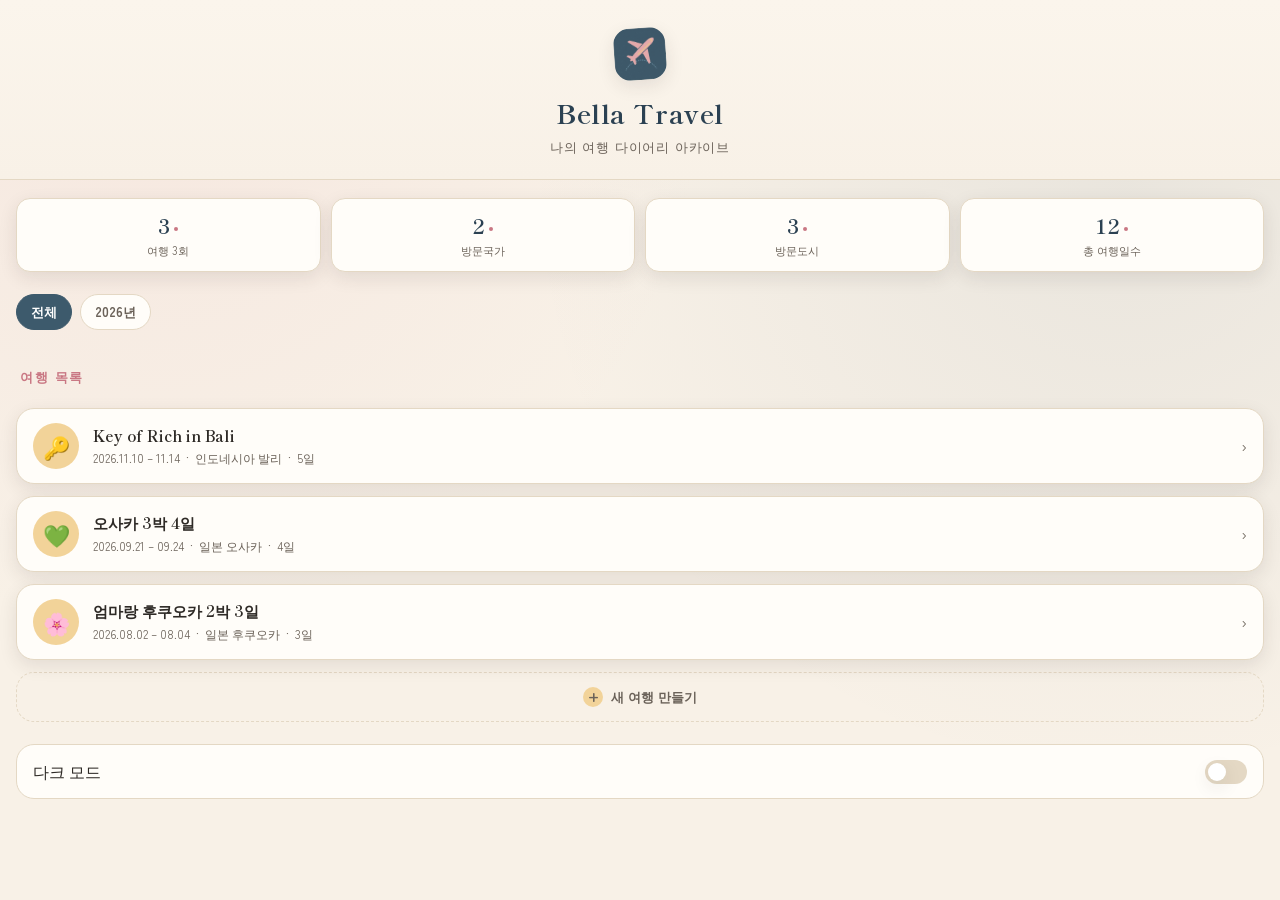
<file: index.html>
<!DOCTYPE html>
<html lang="ko">
<head>
<meta charset="UTF-8">
<meta name="viewport" content="width=device-width, initial-scale=1, viewport-fit=cover">
<title>Bella Travel</title>
<meta name="theme-color" id="themeColorMeta" content="#3D5A6C">
<link rel="manifest" href="manifest.json">
<link rel="apple-touch-icon" href="icon-192.png">
<meta name="apple-mobile-web-app-capable" content="yes">
<meta name="apple-mobile-web-app-status-bar-style" content="default">
<meta name="apple-mobile-web-app-title" content="Bella Travel">
<script>
(function () {
  try {
    if (localStorage.getItem("bella-travel-theme") === "dark") {
      document.documentElement.setAttribute("data-theme", "dark");
    }
  } catch (e) {}
})();
</script>
<link rel="preconnect" href="https://fonts.googleapis.com">
<link rel="preconnect" href="https://fonts.gstatic.com" crossorigin>
<link href="https://fonts.googleapis.com/css2?family=Shippori+Mincho:wght@500;700&family=Zen+Maru+Gothic:wght@400;500;700&display=swap" rel="stylesheet">
<link rel="stylesheet" href="style.css">
</head>
<body>

<header class="hero">
  <div class="hero-mark" aria-hidden="true"><img src="icon-512.png" alt=""></div>
  <h1>Bella Travel</h1>
  <p class="tagline">나의 여행 다이어리 아카이브</p>
</header>

<section class="stats-strip" id="statsStrip"></section>

<nav class="year-filter" id="yearFilter"></nav>

<p class="trip-section-title" id="listTitle">여행 목록</p>
<div class="trip-list" id="tripList"></div>

<a class="add-trip-btn" href="./scaffold.html">
  <span class="add-trip-icon" aria-hidden="true">+</span>
  <span>새 여행 만들기</span>
</a>

<div class="settings-row">
  <span>다크 모드</span>
  <label class="switch">
    <input type="checkbox" id="darkModeToggle">
    <span class="switch-track" aria-hidden="true"></span>
  </label>
</div>

<!-- 통계 카드 4종(여행횟수/방문국가/방문도시/총여행일수) 공용 모달.
     내용만 갈아끼우는 방식이라 항상 같은 UX/디자인으로 통일됩니다. -->
<div class="modal-overlay" id="statModalBackdrop" hidden>
  <div class="modal-box" role="dialog" aria-modal="true" aria-labelledby="statModalTitle">
    <button class="modal-close" id="statModalClose" type="button" aria-label="닫기">✕</button>
    <h2 class="modal-title" id="statModalTitle"></h2>
    <div class="modal-content" id="statModalContent"></div>
  </div>
</div>

<script src="trips-registry.js"></script>
<script src="shared-core/theme.js"></script>
<script src="shared-core/popup.js"></script>
<script src="app.js"></script>
</body>
</html>
</file>
<file: style.css>
[hidden] { display: none !important; }

:root {
  --paper: #F8F1E7;
  --paper-raised: #FFFDF9;
  --ink: #2E2A26;
  --ink-soft: #6B6259;
  --indigo: #3D5A6C;
  --indigo-deep: #2B4152;
  --pink: #E2949E;
  --pink-deep: #C97783;
  --moss: #8A9A6E;
  --tape: #F2D399;
  --line: #E4D8C4;
  --shadow: 0 6px 18px rgba(46, 42, 38, 0.10);
  --radius-card: 18px;
  --safe-bottom: env(safe-area-inset-bottom, 0px);
  --safe-top: env(safe-area-inset-top, 0px);
  --header-gradient-start: #FBF5EC;
  color-scheme: light;
}

:root[data-theme="dark"] {
  --paper: #1E1B18;
  --paper-raised: #29241F;
  --ink: #EFE8DE;
  --ink-soft: #A79C8E;
  --indigo: #7DA3B8;
  --indigo-deep: #9CC3D6;
  --pink: #D98C97;
  --pink-deep: #E7A3AC;
  --moss: #9CAE7E;
  --tape: #C9A360;
  --line: #3A342D;
  --shadow: 0 6px 18px rgba(0, 0, 0, 0.35);
  --header-gradient-start: var(--paper);
  color-scheme: dark;
}

html, body { transition: background-color 0.2s ease, color 0.2s ease; }
* { box-sizing: border-box; }

html, body {
  margin: 0;
  padding: 0;
  background: var(--paper);
  color: var(--ink);
  font-family: 'Zen Maru Gothic', 'Apple SD Gothic Neo', sans-serif;
  -webkit-tap-highlight-color: transparent;
  overscroll-behavior-y: contain;
}

body {
  background-image:
    radial-gradient(circle at 12% 8%, rgba(226,148,158,0.10) 0, transparent 40%),
    radial-gradient(circle at 88% 20%, rgba(61,90,108,0.08) 0, transparent 45%);
  min-height: 100vh;
  padding-bottom: calc(28px + var(--safe-bottom));
}

h1, h2, h3 { font-family: 'Shippori Mincho', serif; margin: 0; }
button { font-family: inherit; cursor: pointer; }

/* ---------- Hero ---------- */
.hero {
  padding: calc(28px + var(--safe-top)) 20px 22px;
  background: linear-gradient(180deg, var(--header-gradient-start) 0%, var(--paper) 100%);
  border-bottom: 1px solid var(--line);
  text-align: center;
}
.hero-mark {
  width: 52px;
  height: 52px;
  margin: 0 auto 14px;
  border-radius: 16px;
  overflow: hidden;
  position: relative;
  transform: rotate(-4deg);
  box-shadow: var(--shadow);
}
.hero-mark img {
  display: block;
  width: 100%;
  height: 100%;
  object-fit: cover;
}
.hero h1 {
  font-size: 26px;
  color: var(--indigo-deep);
  letter-spacing: 0.02em;
}
.hero .tagline {
  margin: 6px 0 0;
  font-size: 13px;
  color: var(--ink-soft);
  letter-spacing: 0.06em;
}

/* ---------- Stats strip ---------- */
.stats-strip {
  position: relative;
  display: grid;
  grid-template-columns: repeat(4, 1fr);
  gap: 10px;
  padding: 18px 16px 4px;
}
.stat-card {
  background: var(--paper-raised);
  border: 1px solid var(--line);
  border-radius: 14px;
  padding: 12px 6px;
  text-align: center;
  box-shadow: var(--shadow);
}
.stat-card[data-clickable] {
  cursor: pointer;
  position: relative;
}
.stat-card[data-clickable]:active { transform: scale(0.96); }
.stat-card[data-clickable] .num::after {
  content: "";
  display: inline-block;
  width: 4px;
  height: 4px;
  border-radius: 50%;
  background: var(--pink-deep);
  margin-left: 4px;
  vertical-align: middle;
}
.stat-card .num {
  font-family: 'Shippori Mincho', serif;
  font-size: 20px;
  font-weight: 700;
  color: var(--indigo-deep);
  display: block;
}
.stat-card .label {
  font-size: 11px;
  color: var(--ink-soft);
  margin-top: 2px;
  display: block;
}

/* ---------- Year filter ---------- */
.year-filter {
  display: flex;
  gap: 8px;
  padding: 18px 16px 4px;
  overflow-x: auto;
  scrollbar-width: none;
}
.year-filter::-webkit-scrollbar { display: none; }
.year-chip {
  flex-shrink: 0;
  padding: 7px 14px;
  border-radius: 999px;
  border: 1px solid var(--line);
  background: var(--paper-raised);
  color: var(--ink-soft);
  font-size: 13px;
  font-weight: 700;
}
.year-chip.active {
  background: var(--indigo);
  border-color: var(--indigo);
  color: #fff;
}

/* ---------- Trip list ---------- */
.trip-section-title {
  padding: 20px 20px 8px;
  font-size: 13px;
  font-weight: 700;
  color: var(--pink-deep);
  letter-spacing: 0.12em;
}
.trip-list {
  padding: 0 16px 8px;
  display: flex;
  flex-direction: column;
  gap: 12px;
}
.trip-card {
  display: flex;
  align-items: center;
  gap: 14px;
  background: var(--paper-raised);
  border: 1px solid var(--line);
  border-radius: var(--radius-card);
  padding: 14px 16px;
  box-shadow: var(--shadow);
  text-align: left;
  width: 100%;
}
.trip-card:active { transform: scale(0.98); }
.trip-emoji {
  width: 46px;
  height: 46px;
  flex-shrink: 0;
  border-radius: 50%;
  background: var(--tape);
  display: flex;
  align-items: center;
  justify-content: center;
  font-size: 22px;
}
.trip-info { flex: 1; min-width: 0; }
.trip-info h3 {
  font-size: 15px;
  color: var(--ink);
  margin-bottom: 3px;
}
.trip-meta {
  font-size: 12px;
  color: var(--ink-soft);
  display: flex;
  gap: 6px;
  flex-wrap: wrap;
}
.trip-arrow {
  color: var(--ink-soft);
  font-size: 16px;
  flex-shrink: 0;
}
.empty-state {
  margin: 20px 16px;
  padding: 24px;
  text-align: center;
  color: var(--ink-soft);
  font-size: 13px;
  background: var(--paper-raised);
  border: 1px dashed var(--line);
  border-radius: var(--radius-card);
}

.add-trip-btn {
  margin: 4px 16px 0;
  display: flex;
  align-items: center;
  justify-content: center;
  gap: 8px;
  padding: 14px 16px;
  background: transparent;
  color: var(--ink-soft);
  border: 1px dashed var(--line);
  border-radius: var(--radius-card);
  font-size: 13px;
  font-weight: 700;
  text-decoration: none;
}
.add-trip-btn:active { transform: scale(0.98); }
.add-trip-icon {
  width: 20px;
  height: 20px;
  border-radius: 50%;
  background: var(--tape);
  display: flex;
  align-items: center;
  justify-content: center;
  font-size: 14px;
  line-height: 1;
  flex-shrink: 0;
}

/* ---------- Settings row (dark mode) ---------- */
.settings-row {
  margin: 22px 16px 0;
  display: flex;
  align-items: center;
  justify-content: space-between;
  padding: 14px 16px;
  background: var(--paper-raised);
  border: 1px solid var(--line);
  border-radius: var(--radius-card);
}
.switch { position: relative; display: inline-block; width: 42px; height: 24px; }
.switch input { opacity: 0; width: 0; height: 0; }
.switch-track {
  position: absolute; inset: 0; background: var(--line); border-radius: 999px; transition: 0.2s;
}
.switch-track::before {
  content: ""; position: absolute; width: 18px; height: 18px; left: 3px; top: 3px;
  background: #fff; border-radius: 50%; transition: 0.2s; box-shadow: var(--shadow);
}
.switch input:checked + .switch-track { background: var(--indigo); }
.switch input:checked + .switch-track::before { transform: translateX(18px); }

/* ---------- Stat modals (여행 횟수 / 총 여행일수) ---------- */
.modal-overlay {
  position: fixed;
  inset: 0;
  z-index: 50;
  background: rgba(20, 17, 14, 0.42);
  display: flex;
  align-items: center;
  justify-content: center;
  padding: 20px;
}
.modal-box {
  position: relative;
  width: 100%;
  max-width: 340px;
  max-height: 80vh;
  overflow-y: auto;
  background: var(--paper-raised);
  border: 1px solid var(--line);
  border-radius: 20px;
  padding: 22px 20px 20px;
  box-shadow: 0 16px 40px rgba(20, 17, 14, 0.28);
}
.modal-close {
  position: absolute;
  top: 12px;
  right: 12px;
  width: 30px;
  height: 30px;
  border-radius: 50%;
  border: 1px solid var(--line);
  background: var(--paper);
  color: var(--ink-soft);
  font-size: 13px;
  display: flex;
  align-items: center;
  justify-content: center;
}
.modal-close:active { transform: scale(0.92); }
.modal-close:focus-visible {
  outline: 2px solid var(--indigo);
  outline-offset: 2px;
}
.modal-title {
  font-size: 17px;
  color: var(--indigo-deep);
  margin: 0 0 16px;
  padding-right: 26px;
}
.modal-subsection-title {
  font-size: 12px;
  font-weight: 700;
  color: var(--pink-deep);
  letter-spacing: 0.08em;
  margin: 18px 0 10px;
}
.modal-subsection-title:first-child { margin-top: 0; }

/* 여행 횟수 모달: 연도별 그룹 */
.year-group { margin-bottom: 16px; }
.year-group:last-child { margin-bottom: 0; }
.year-group-title {
  display: flex;
  justify-content: space-between;
  align-items: baseline;
  font-size: 14px;
  font-weight: 700;
  color: var(--indigo-deep);
  margin-bottom: 8px;
}
.year-group-title .count-badge {
  font-size: 12px;
  font-weight: 700;
  color: var(--pink-deep);
}
.year-group-list {
  list-style: none;
  margin: 0;
  padding: 0;
  display: flex;
  flex-direction: column;
  gap: 6px;
}
.year-group-list li {
  display: flex;
  justify-content: space-between;
  align-items: center;
  font-size: 13.5px;
  color: var(--ink);
  padding: 8px 10px;
  background: var(--paper);
  border-radius: 10px;
}
.year-group-list .city-count { color: var(--ink-soft); font-size: 12.5px; }

/* 총 여행일수 모달: CSS 막대그래프 */
.stat-bar-list { display: flex; flex-direction: column; gap: 10px; }
.stat-bar-row { display: flex; align-items: center; gap: 10px; }
.stat-bar-label {
  width: 60px;
  flex-shrink: 0;
  font-size: 12.5px;
  color: var(--ink-soft);
  display: flex;
  align-items: center;
  gap: 4px;
}
.stat-bar-track {
  display: block;
  flex: 1;
  height: 10px;
  background: var(--line);
  border-radius: 999px;
  overflow: hidden;
}
.stat-bar-fill {
  display: block;
  height: 100%;
  min-width: 2px;
  border-radius: 999px;
  background: var(--indigo);
  transition: width 0.3s ease;
}
.stat-bar-fill.season { background: var(--pink); }
.stat-bar-value {
  width: 34px;
  flex-shrink: 0;
  text-align: right;
  font-size: 12px;
  color: var(--ink-soft);
}
.modal-empty {
  font-size: 13px;
  color: var(--ink-soft);
  text-align: center;
  padding: 12px 0;
}

/* ---------- 서비스워커 업데이트 토스트 ---------- */
.sw-update-toast {
  position: fixed;
  left: 16px;
  right: 16px;
  bottom: calc(16px + var(--safe-bottom));
  z-index: 1500;
  display: flex;
  align-items: center;
  justify-content: space-between;
  gap: 10px;
  background: var(--ink);
  color: var(--paper-raised);
  border-radius: 14px;
  padding: 12px 12px 12px 16px;
  font-size: 13.5px;
  box-shadow: var(--shadow);
}
.sw-update-toast #swUpdateBtn {
  flex-shrink: 0;
  background: var(--paper-raised);
  color: var(--ink);
  border: none;
  border-radius: 999px;
  padding: 7px 14px;
  font-size: 13px;
  font-weight: 600;
}
</file>
